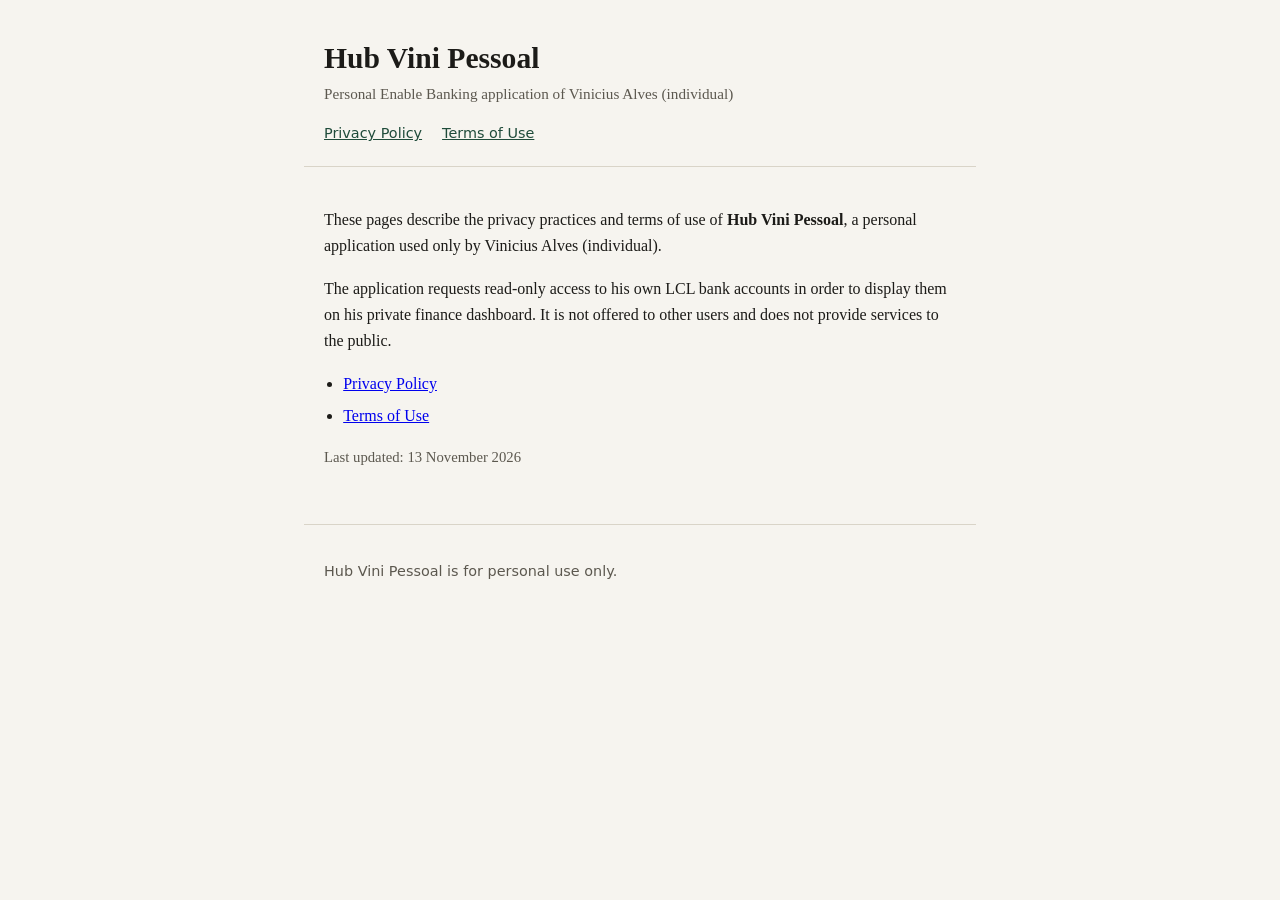
<file: index.html>
<!DOCTYPE html>
<html lang="en">
<head>
  <meta charset="utf-8">
  <meta name="viewport" content="width=device-width, initial-scale=1">
  <meta name="robots" content="noindex,nofollow">
  <title>Hub Vini Pessoal — Legal</title>
  <link rel="stylesheet" href="style.css">
</head>
<body>
  <header>
    <h1>Hub Vini Pessoal</h1>
    <p>Personal Enable Banking application of Vinicius Alves (individual)</p>
    <nav>
      <a href="privacy.html">Privacy Policy</a>
      <a href="terms.html">Terms of Use</a>
    </nav>
  </header>
  <main>
    <p>These pages describe the privacy practices and terms of use of <strong>Hub Vini Pessoal</strong>, a personal application used only by Vinicius Alves (individual).</p>
    <p>The application requests read-only access to his own LCL bank accounts in order to display them on his private finance dashboard. It is not offered to other users and does not provide services to the public.</p>
    <ul>
      <li><a href="privacy.html">Privacy Policy</a></li>
      <li><a href="terms.html">Terms of Use</a></li>
    </ul>
    <p class="meta">Last updated: 13 November 2026</p>
  </main>
  <footer>
    <p>Hub Vini Pessoal is for personal use only.</p>
  </footer>
</body>
</html>
</file>
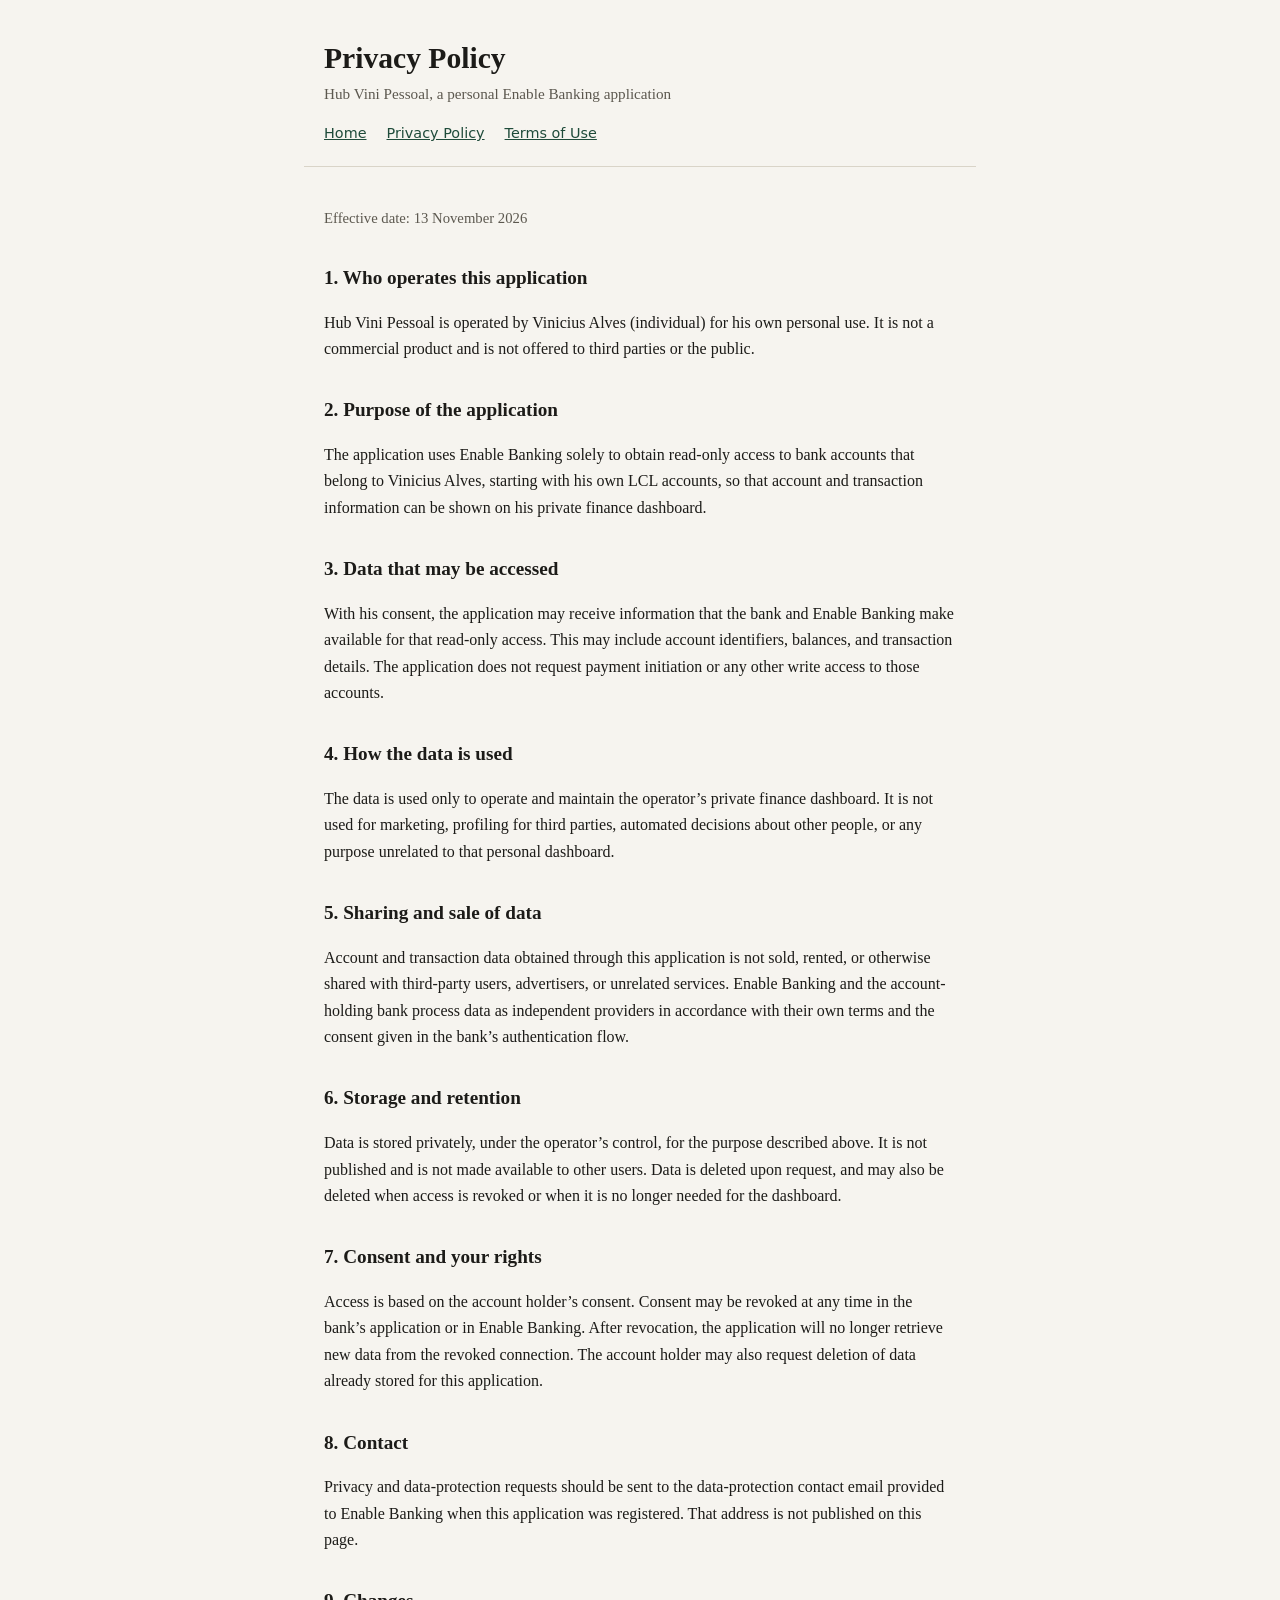
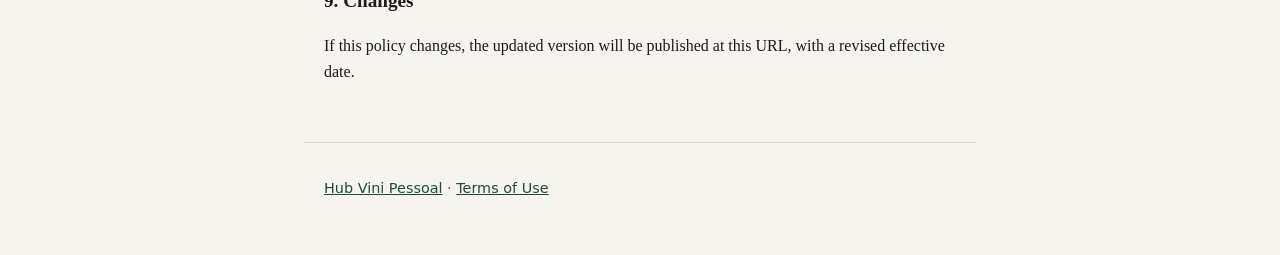
<file: privacy.html>
<!DOCTYPE html>
<html lang="en">
<head>
  <meta charset="utf-8">
  <meta name="viewport" content="width=device-width, initial-scale=1">
  <title>Privacy Policy — Hub Vini Pessoal</title>
  <link rel="stylesheet" href="style.css">
</head>
<body>
  <header>
    <h1>Privacy Policy</h1>
    <p>Hub Vini Pessoal, a personal Enable Banking application</p>
    <nav>
      <a href="index.html">Home</a>
      <a href="privacy.html" aria-current="page">Privacy Policy</a>
      <a href="terms.html">Terms of Use</a>
    </nav>
  </header>
  <main>
    <p class="meta">Effective date: 13 November 2026</p>

    <h2>1. Who operates this application</h2>
    <p>Hub Vini Pessoal is operated by Vinicius Alves (individual) for his own personal use. It is not a commercial product and is not offered to third parties or the public.</p>

    <h2>2. Purpose of the application</h2>
    <p>The application uses Enable Banking solely to obtain read-only access to bank accounts that belong to Vinicius Alves, starting with his own LCL accounts, so that account and transaction information can be shown on his private finance dashboard.</p>

    <h2>3. Data that may be accessed</h2>
    <p>With his consent, the application may receive information that the bank and Enable Banking make available for that read-only access. This may include account identifiers, balances, and transaction details. The application does not request payment initiation or any other write access to those accounts.</p>

    <h2>4. How the data is used</h2>
    <p>The data is used only to operate and maintain the operator’s private finance dashboard. It is not used for marketing, profiling for third parties, automated decisions about other people, or any purpose unrelated to that personal dashboard.</p>

    <h2>5. Sharing and sale of data</h2>
    <p>Account and transaction data obtained through this application is not sold, rented, or otherwise shared with third-party users, advertisers, or unrelated services. Enable Banking and the account-holding bank process data as independent providers in accordance with their own terms and the consent given in the bank’s authentication flow.</p>

    <h2>6. Storage and retention</h2>
    <p>Data is stored privately, under the operator’s control, for the purpose described above. It is not published and is not made available to other users. Data is deleted upon request, and may also be deleted when access is revoked or when it is no longer needed for the dashboard.</p>

    <h2>7. Consent and your rights</h2>
    <p>Access is based on the account holder’s consent. Consent may be revoked at any time in the bank’s application or in Enable Banking. After revocation, the application will no longer retrieve new data from the revoked connection. The account holder may also request deletion of data already stored for this application.</p>

    <h2>8. Contact</h2>
    <p>Privacy and data-protection requests should be sent to the data-protection contact email provided to Enable Banking when this application was registered. That address is not published on this page.</p>

    <h2>9. Changes</h2>
    <p>If this policy changes, the updated version will be published at this URL, with a revised effective date.</p>
  </main>
  <footer>
    <p><a href="index.html">Hub Vini Pessoal</a> · <a href="terms.html">Terms of Use</a></p>
  </footer>
</body>
</html>
</file>
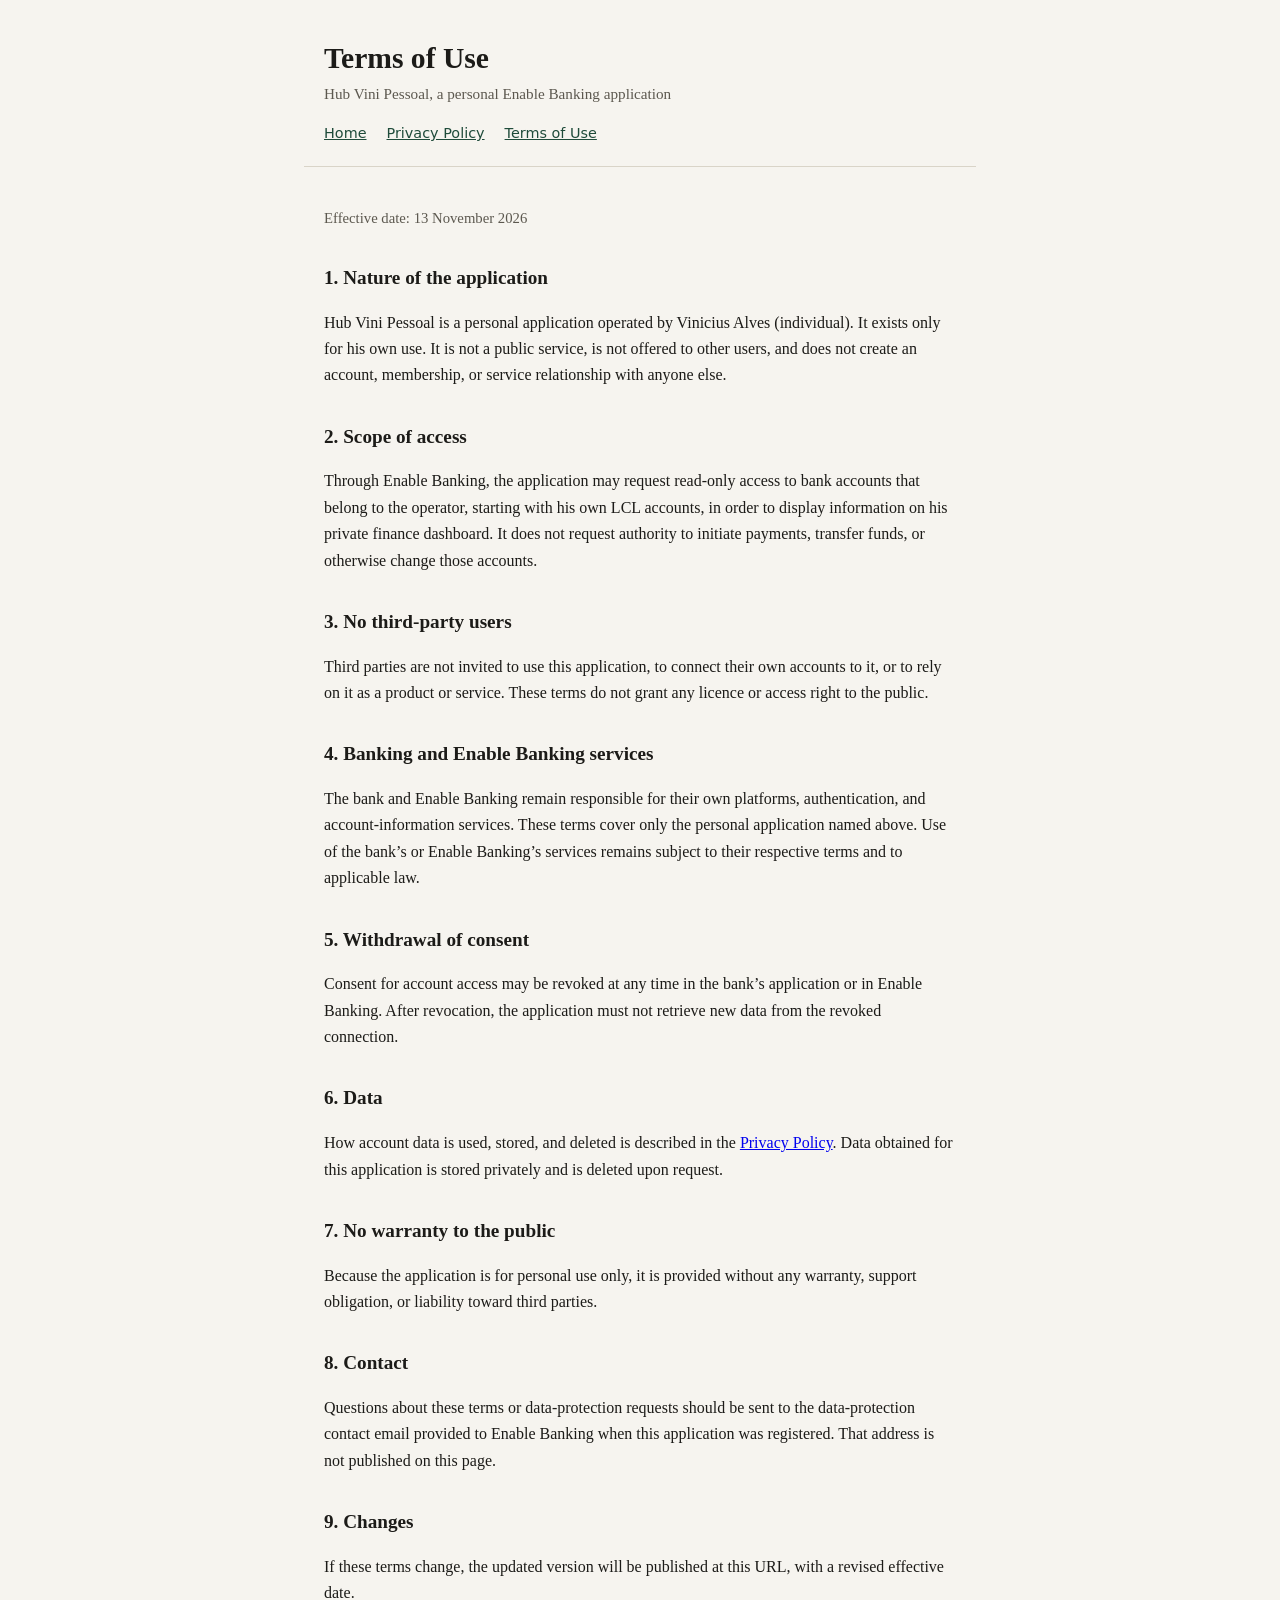
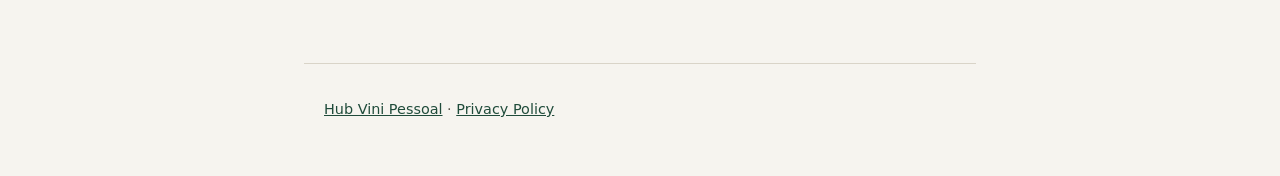
<file: terms.html>
<!DOCTYPE html>
<html lang="en">
<head>
  <meta charset="utf-8">
  <meta name="viewport" content="width=device-width, initial-scale=1">
  <title>Terms of Use — Hub Vini Pessoal</title>
  <link rel="stylesheet" href="style.css">
</head>
<body>
  <header>
    <h1>Terms of Use</h1>
    <p>Hub Vini Pessoal, a personal Enable Banking application</p>
    <nav>
      <a href="index.html">Home</a>
      <a href="privacy.html">Privacy Policy</a>
      <a href="terms.html" aria-current="page">Terms of Use</a>
    </nav>
  </header>
  <main>
    <p class="meta">Effective date: 13 November 2026</p>

    <h2>1. Nature of the application</h2>
    <p>Hub Vini Pessoal is a personal application operated by Vinicius Alves (individual). It exists only for his own use. It is not a public service, is not offered to other users, and does not create an account, membership, or service relationship with anyone else.</p>

    <h2>2. Scope of access</h2>
    <p>Through Enable Banking, the application may request read-only access to bank accounts that belong to the operator, starting with his own LCL accounts, in order to display information on his private finance dashboard. It does not request authority to initiate payments, transfer funds, or otherwise change those accounts.</p>

    <h2>3. No third-party users</h2>
    <p>Third parties are not invited to use this application, to connect their own accounts to it, or to rely on it as a product or service. These terms do not grant any licence or access right to the public.</p>

    <h2>4. Banking and Enable Banking services</h2>
    <p>The bank and Enable Banking remain responsible for their own platforms, authentication, and account-information services. These terms cover only the personal application named above. Use of the bank’s or Enable Banking’s services remains subject to their respective terms and to applicable law.</p>

    <h2>5. Withdrawal of consent</h2>
    <p>Consent for account access may be revoked at any time in the bank’s application or in Enable Banking. After revocation, the application must not retrieve new data from the revoked connection.</p>

    <h2>6. Data</h2>
    <p>How account data is used, stored, and deleted is described in the <a href="privacy.html">Privacy Policy</a>. Data obtained for this application is stored privately and is deleted upon request.</p>

    <h2>7. No warranty to the public</h2>
    <p>Because the application is for personal use only, it is provided without any warranty, support obligation, or liability toward third parties.</p>

    <h2>8. Contact</h2>
    <p>Questions about these terms or data-protection requests should be sent to the data-protection contact email provided to Enable Banking when this application was registered. That address is not published on this page.</p>

    <h2>9. Changes</h2>
    <p>If these terms change, the updated version will be published at this URL, with a revised effective date.</p>
  </main>
  <footer>
    <p><a href="index.html">Hub Vini Pessoal</a> · <a href="privacy.html">Privacy Policy</a></p>
  </footer>
</body>
</html>
</file>
<file: style.css>
:root {
  color-scheme: light;
  --bg: #f6f4ef;
  --fg: #1c1b18;
  --muted: #5c584f;
  --accent: #1f4b3a;
  --line: #d9d4c8;
  --card: #fffcf7;
}
* { box-sizing: border-box; }
html, body { margin: 0; padding: 0; }
body {
  font-family: "Source Serif 4", "Iowan Old Style", "Palatino Linotype", Palatino, Georgia, serif;
  background: var(--bg);
  color: var(--fg);
  line-height: 1.65;
}
header, main, footer {
  max-width: 42rem;
  margin: 0 auto;
  padding: 0 1.25rem;
}
header {
  padding-top: 2.5rem;
  padding-bottom: 1.25rem;
  border-bottom: 1px solid var(--line);
}
header p {
  margin: 0.25rem 0 0;
  color: var(--muted);
  font-size: 0.95rem;
}
nav {
  margin-top: 1rem;
  display: flex;
  flex-wrap: wrap;
  gap: 0.85rem 1.25rem;
  font-family: "Segoe UI", system-ui, sans-serif;
  font-size: 0.9rem;
}
nav a { color: var(--accent); }
h1 {
  font-size: 1.85rem;
  line-height: 1.25;
  margin: 0;
  font-weight: 650;
}
h2 {
  font-size: 1.2rem;
  margin: 2rem 0 0.6rem;
}
main { padding-top: 1.5rem; padding-bottom: 2.5rem; }
main p, main li { color: var(--fg); }
ul { padding-left: 1.2rem; }
li { margin: 0.35rem 0; }
.meta {
  color: var(--muted);
  font-size: 0.92rem;
}
footer {
  border-top: 1px solid var(--line);
  padding: 1.25rem 1.25rem 2.5rem;
  color: var(--muted);
  font-size: 0.9rem;
  font-family: "Segoe UI", system-ui, sans-serif;
}
footer a { color: var(--accent); }
a:focus-visible {
  outline: 2px solid var(--accent);
  outline-offset: 2px;
}
</file>
